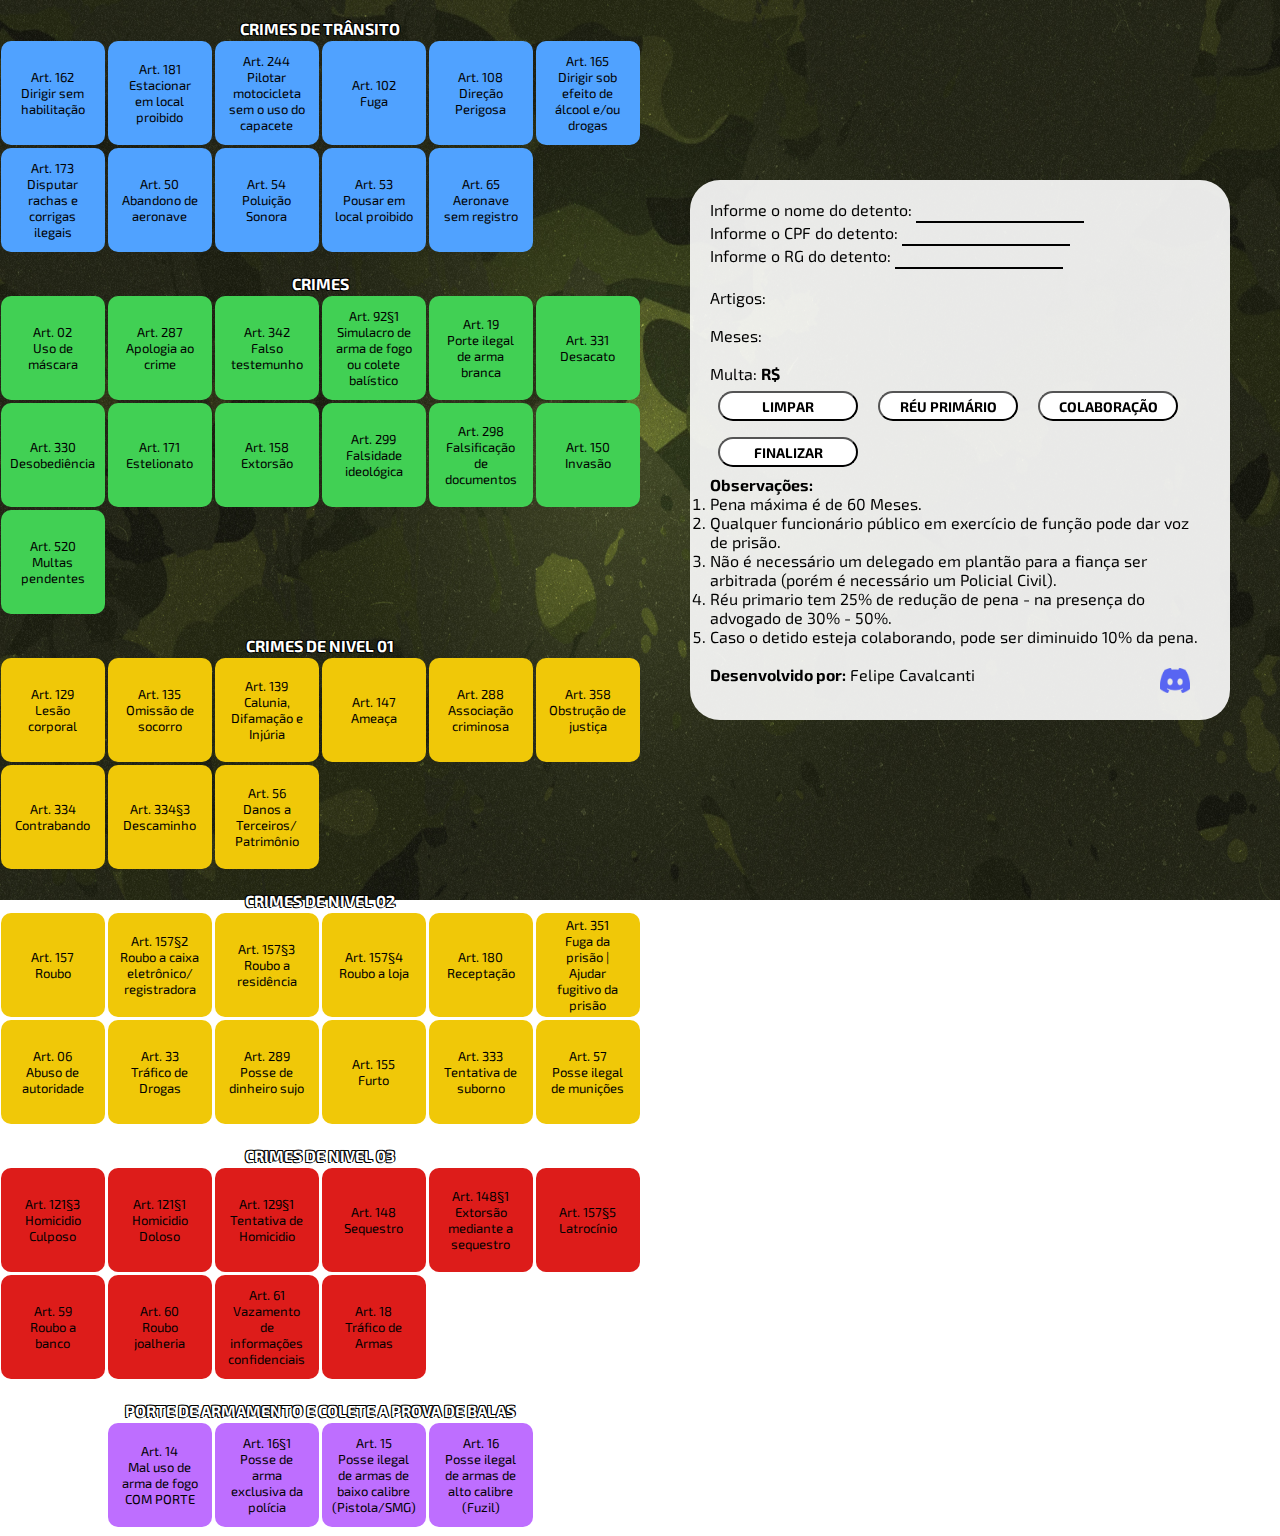
<file: index.html>
<html xmlns="http://www.w3.org/1999/xhtml" lang="en">

<head>
	<meta http-equiv="Content-Type" content="text/html; charset=utf-8" />
	<meta name="description" content="HTTrack is an easy-to-use website mirror utility. It allows you to download a World Wide website from the Internet to a local directory,building recursively all structures, getting html, images, and other files from the server to your computer. Links are rebuiltrelatively so that you can freely browse to the local site (works with any browser). You can mirror several sites together so that you can jump from one toanother. You can, also, update an existing mirror site, or resume an interrupted download. The robot is fully configurable, with an integrated help" />
	<meta name="keywords" content="httrack, HTTRACK, HTTrack, winhttrack, WINHTTRACK, WinHTTrack, offline browser, web mirror utility, aspirateur web, surf offline, web capture, www mirror utility, browse offline, local  site builder, website mirroring, aspirateur www, internet grabber, capture de site web, internet tool, hors connexion, unix, dos, windows 95, windows 98, solaris, ibm580, AIX 4.0, HTS, HTGet, web aspirator, web aspirateur, libre, GPL, GNU, free software" />
	<title>Local index - HTTrack Website Copier</title>
  <!-- Mirror and index made by HTTrack Website Copier/3.49-2 [XR&CO'2014] -->
	<style type="text/css">
	<!--

body {
	margin: 0;  padding: 0;  margin-bottom: 15px;  margin-top: 8px;
	background: #77b;
}
body, td {
	font: 14px "Trebuchet MS", Verdana, Arial, Helvetica, sans-serif;
	}

#subTitle {
	background: #000;  color: #fff;  padding: 4px;  font-weight: bold; 
	}

#siteNavigation a, #siteNavigation .current {
	font-weight: bold;  color: #448;
	}
#siteNavigation a:link    { text-decoration: none; }
#siteNavigation a:visited { text-decoration: none; }

#siteNavigation .current { background-color: #ccd; }

#siteNavigation a:hover   { text-decoration: none;  background-color: #fff;  color: #000; }
#siteNavigation a:active  { text-decoration: none;  background-color: #ccc; }


a:link    { text-decoration: underline;  color: #00f; }
a:visited { text-decoration: underline;  color: #000; }
a:hover   { text-decoration: underline;  color: #c00; }
a:active  { text-decoration: underline; }

#pageContent {
	clear: both;
	border-bottom: 6px solid #000;
	padding: 10px;  padding-top: 20px;
	line-height: 1.65em;
	background-image: url(backblue.gif);
	background-repeat: no-repeat;
	background-position: top right;
	}

#pageContent, #siteNavigation {
	background-color: #ccd;
	}


.imgLeft  { float: left;   margin-right: 10px;  margin-bottom: 10px; }
.imgRight { float: right;  margin-left: 10px;   margin-bottom: 10px; }

hr { height: 1px;  color: #000;  background-color: #000;  margin-bottom: 15px; }

h1 { margin: 0;  font-weight: bold;  font-size: 2em; }
h2 { margin: 0;  font-weight: bold;  font-size: 1.6em; }
h3 { margin: 0;  font-weight: bold;  font-size: 1.3em; }
h4 { margin: 0;  font-weight: bold;  font-size: 1.18em; }

.blak { background-color: #000; }
.hide { display: none; }
.tableWidth { min-width: 400px; }

.tblRegular       { border-collapse: collapse; }
.tblRegular td    { padding: 6px;  background-image: url(fade.gif);  border: 2px solid #99c; }
.tblHeaderColor, .tblHeaderColor td { background: #99c; }
.tblNoBorder td   { border: 0; }


// -->
</style>

</head>

<table width="76%" border="0" align="center" cellspacing="0" cellpadding="3" class="tableWidth">
	<tr>
	<td id="subTitle">HTTrack Website Copier - Open Source offline browser</td>
	</tr>
</table>
<table width="76%" border="0" align="center" cellspacing="0" cellpadding="0" class="tableWidth">
<tr class="blak">
<td>
	<table width="100%" border="0" align="center" cellspacing="1" cellpadding="0">
	<tr>
	<td colspan="6"> 
		<table width="100%" border="0" align="center" cellspacing="0" cellpadding="10">
		<tr> 
		<td id="pageContent"> 
<!-- ==================== End prologue ==================== -->

	<meta name="generator" content="HTTrack Website Copier/3.x">
	<TITLE>Local index - HTTrack</TITLE>
</HEAD>
<BODY>
<H1 ALIGN=Center>Index of locally available sites:</H1>
	<TABLE BORDER="0" WIDTH="100%" CELLSPACING="1" CELLPADDING="0">
		<TR>
			<TD BACKGROUND="fade.gif">
				&middot;
					<A HREF="ComuRJ.github.io/penal/index.html">
						Penal 
					</A>		
			</TD>
		</TR>
	</TABLE>
	<BR>
	<BR>
	<BR>
  	<H6 ALIGN="RIGHT">
	<I>Mirror and index made by HTTrack Website Copier [XR&amp;CO'2008]</I>
	</H6>
	<!-- Mirror and index made by HTTrack Website Copier/3.49-2 [XR&CO'2014] -->
	<!-- Thanks for using HTTrack Website Copier! -->
	<meta HTTP-EQUIV="Refresh" CONTENT="0; URL=f3lipao.github.io/penalABCD/index.html">


<!-- ==================== Start epilogue ==================== -->
		</td>
		</tr>
		</table>
	</td>
	</tr>
	</table>
</td>
</tr>
</table>

<table width="76%" border="0" align="center" valign="bottom" cellspacing="0" cellpadding="0">
	<tr>
	<td id="footer"><small>&copy; 2008 Xavier Roche & other contributors - Web Design: Leto Kauler.</small></td>
	</tr>
</table>

</body>

</html>
</file>
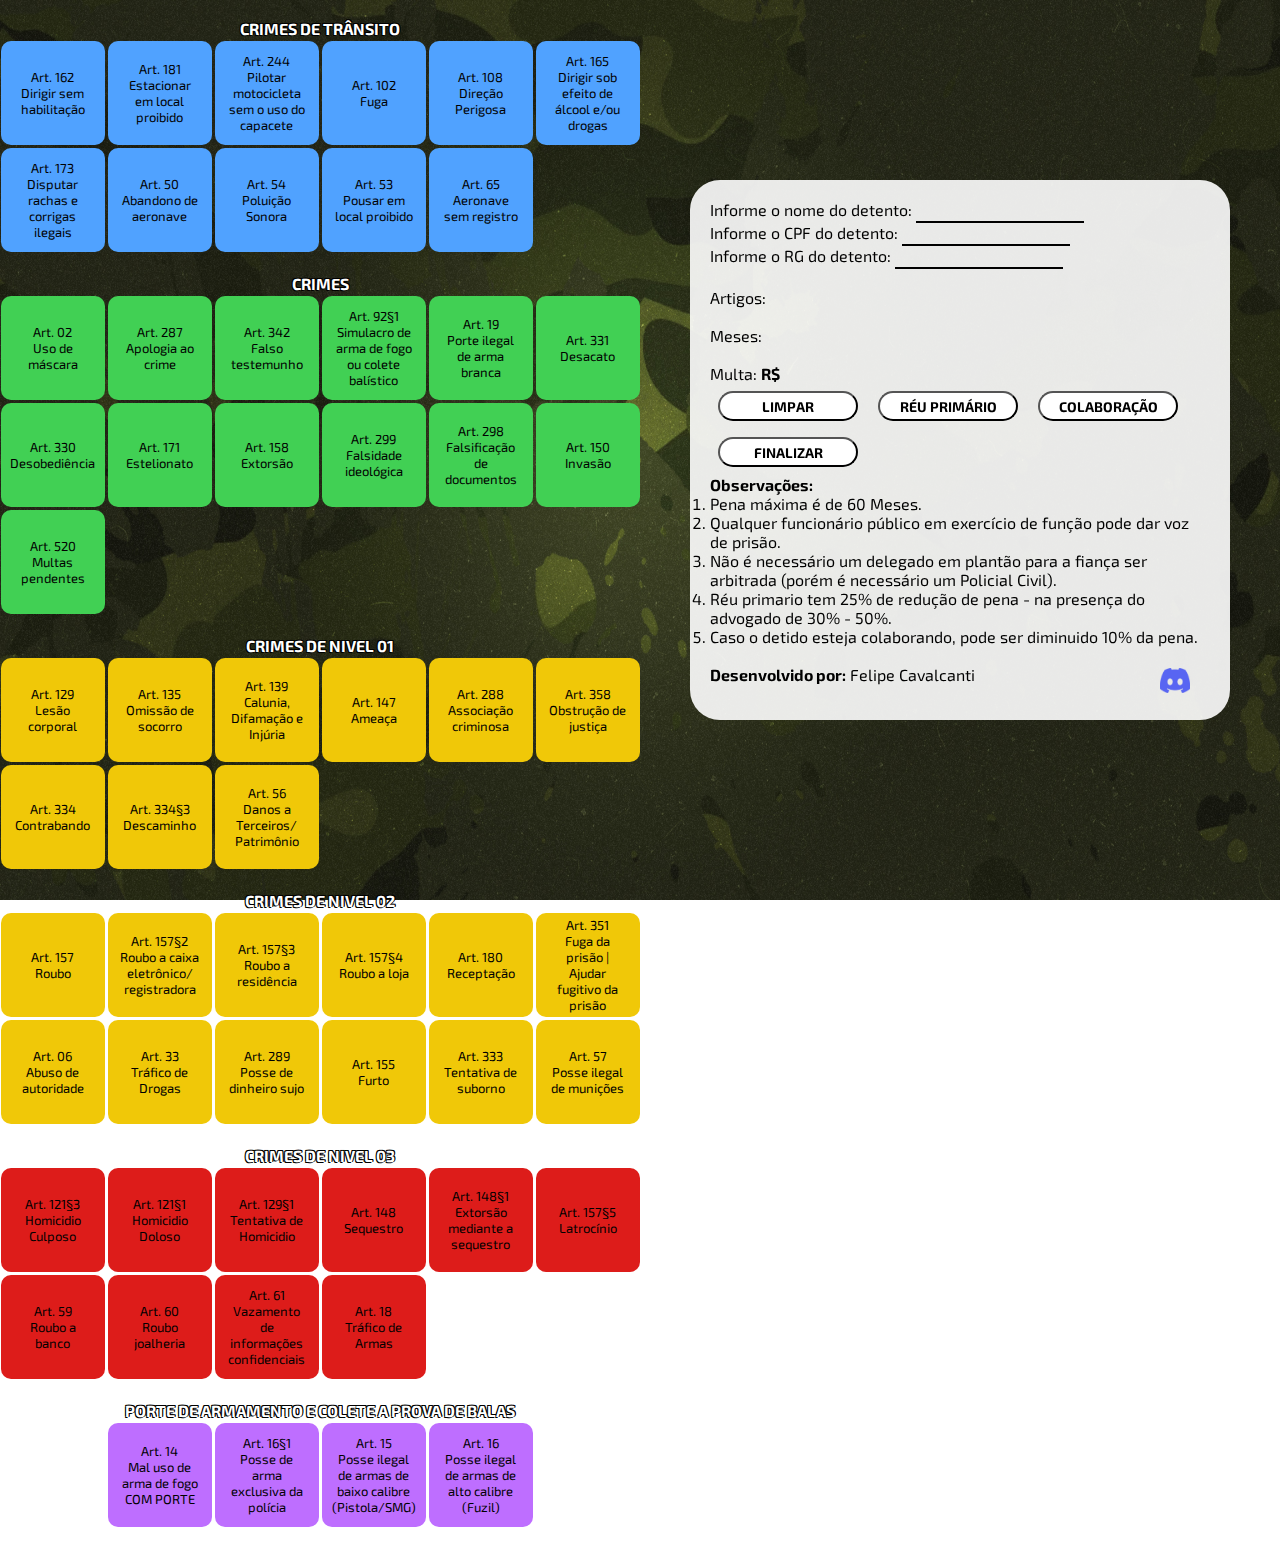
<file: f3lipao.github.io/penalABCD/index.html>
<!DOCTYPE html>
<html lang="pt-br">

<!-- Mirrored from f3lipao.github.io/penalABCD/index.html by HTTrack Website Copier/3.x [XR&CO'2014], Tue, 11 Apr 2023 04:57:17 GMT -->
<!-- Added by HTTrack --><meta http-equiv="content-type" content="text/html;charset=utf-8" /><!-- /Added by HTTrack -->
<head>
    <meta charset="UTF-8">
    <meta http-equiv="X-UA-Compatible" content="IE=edge">
    <meta name="viewport" content="widtd=device-widtd, initial-scale=1.0">
    <title>Penal ABCD</title>
    <link rel="stylesheet" href="css/style.css">
    <!--  -->
    <script src="../../code.jquery.com/jquery-3.6.3.min.js"></script>
    <!--  -->
    <script src="js/index.js"></script>
</head>
<body>

    <!-- <div class="finalizado">
        <button class="voltarFinalizado">Voltar</button>
        <button class="copiarFinalizado">Copiar</button>
        <p id="name2">Nome:</p>
        <p id="cpf2">CPF:</p>
        <p id="rg2">RG:</p>
        <p id="artigos2">Artigos:</p>
        <p id="pena">Pena:</p>
        <p id="multa2">Multa:</p>
    </div> -->

    <div class="container">
        <br>
        <div class="CrimesTransito">
            <p><strong>CRIMES DE TRÂNSITO</strong></p>
            <table cellspacing="3">
                <tr>
                    <td> <!-- TH ou TD (th Negrito) -->
                        <div class="transito" id="162">
                            <p>Art. 162</p>
                            <p>Dirigir sem habilitação</p>
                        </div>
                    </td>
                    <td>
                        <div class="transito" id="181">
                            <p>Art. 181</p>
                            <p>Estacionar em local proibido</p>
                        </div>
                    </td>
                    <td>
                        <div class="transito" id="244">
                            <p>Art. 244</p>
                            <p>Pilotar motocicleta sem o uso do capacete</p>
                        </div>
                    </td>
                    <td>
                        <div class="transito" id="102">
                            <p>Art. 102</p>
                            <p>Fuga</p>
                        </div>
                    </td>
                    <td>
                        <div class="transito" id="108">
                            <p>Art. 108</p>
                            <p>Direção Perigosa</p>
                        </div>
                    </td>
                    <td>
                        <div class="transito" id="165">
                            <p>Art. 165</p>
                            <p>Dirigir sob efeito de álcool e/ou drogas</p>
                        </div>
                    </td>
                </tr>
                <tr>
                    <td>
                        <div class="transito" id="173">
                            <p>Art. 173</p>
                            <p>Disputar rachas e corrigas ilegais</p>
                        </div>
                    </td>
                    <td>
                        <div class="transito" id="50">
                            <p>Art. 50</p>
                            <p>Abandono de aeronave</p>
                        </div>
                    </td>
                    <td>
                        <div class="transito" id="54">
                            <p>Art. 54</p>
                            <p>Poluição Sonora</p>
                        </div>
                    </td>
                    <td>
                        <div class="transito" id="53">
                            <p>Art. 53</p>
                            <p>Pousar em local proibido</p>
                        </div>
                    </td>
                    <td>
                        <div class="transito" id="65">
                            <p>Art. 65</p>
                            <p>Aeronave sem registro</p>
                        </div>
                    </td>
                </tr>
            </table>
        </div>

        <div class="Ccrime">
            <br>
            <p><strong>CRIMES</strong></p>
            <table cellspacing="3">
                <tr>
                    <td> <!-- TH ou TD (th Negrito) -->
                        <div class="crime" id="02">
                            <p>Art. 02</p>
                            <p>Uso de máscara</p>
                        </div>
                    </td>
                    <td>
                        <div class="crime" id="287">
                            <p>Art. 287</p>
                            <p>Apologia ao crime</p>
                        </div>
                    </td>
                    <td>
                        <div class="crime" id="342">
                            <p>Art. 342</p>
                            <p>Falso testemunho</p>
                        </div>
                    </td>
                    <td>
                        <div class="crime" id="92§1">
                            <p>Art. 92§1</p>
                            <p>Simulacro de arma de fogo ou colete balístico</p>
                        </div>
                    </td>
                    <td>
                        <div class="crime" id="19">
                            <p>Art. 19</p>
                            <p>Porte ilegal de arma branca</p>
                        </div>
                    </td>
                    <td>
                        <div class="crime" id="331">
                            <p>Art. 331</p>
                            <p>Desacato</p>
                        </div>
                    </td>
                </tr>
                <tr>
                    <td>
                        <div class="crime" id="330">
                            <p>Art. 330</p>
                            <p>Desobediência</p>
                        </div>
                    </td>
                    <td>
                        <div class="crime" id="171">
                            <p>Art. 171</p>
                            <p>Estelionato</p>
                        </div>
                    </td>
                    <td>
                        <div class="crime" id="158">
                            <p>Art. 158</p>
                            <p>Extorsão</p>
                        </div>
                    </td>
                    <td>
                        <div class="crime" id="299">
                            <p>Art. 299</p>
                            <p>Falsidade ideológica</p>
                        </div>
                    </td>
                    <td>
                        <div class="crime" id="298">
                            <p>Art. 298</p>
                            <p>Falsificação de documentos</p>
                        </div>
                    </td>
                    <td>
                        <div class="crime" id="150">
                            <p>Art. 150</p>
                            <p>Invasão</p>
                        </div>
                    </td>
                </tr>
                <tr>
                    <td>
                        <div class="crime" id="520">
                            <p>Art. 520</p>
                            <p>Multas pendentes</p>
                        </div>
                    </td>
                </tr>
            </table>
        </div>

        <div class="Ccrime01">
            <br>
            <p><p><strong>CRIMES DE NIVEL 01</strong></p></p>
            <table cellspacing="3">
                <tr>
                    <td> <!-- TH ou TD (th Negrito) -->
                        <div class="crime01" id="129">
                            <p>Art. 129</p>
                            <p>Lesão corporal</p>
                        </div>
                    </td>
                    <td>
                        <div class="crime01" id="135">
                            <p>Art. 135</p>
                            <p>Omissão de socorro</p>
                        </div>
                    </td>
                    <td>
                        <div class="crime01" id="139">
                            <p>Art. 139</p>
                            <p>Calunia, Difamação e Injúria</p>
                        </div>
                    </td>
                    <td>
                        <div class="crime01" id="147">
                            <p>Art. 147</p>
                            <p>Ameaça</p>
                        </div>
                    </td>
                    <td>
                        <div class="crime01" id="288">
                            <p>Art. 288</p>
                            <p>Associação criminosa</p>
                        </div>
                    </td>
                    <td>
                        <div class="crime01" id="358">
                            <p>Art. 358</p>
                            <p>Obstrução de justiça</p>
                        </div>
                    </td>
                </tr>
                <tr>
                    <td>
                        <div class="crime01" id="334">
                            <p>Art. 334</p>
                            <p>Contrabando</p>
                        </div>
                    </td>
                    <td>
                        <div class="crime01" id="334§3">
                            <p>Art. 334§3</p>
                            <p>Descaminho</p>
                        </div>
                    </td>
                    <td>
                        <div class="crime01" id="56">
                            <p>Art. 56</p>
                            <p>Danos a Terceiros/
                                Patrimônio</p>
                        </div>
                    </td>
            </table>
        </div>

        <div class="Ccrime02">
            <br>
            <p><strong>CRIMES DE NIVEL 02</strong></p>
            <table cellspacing="3">
                <tr>
                    <td> <!-- TH ou TD (th Negrito) -->
                        <div class="crime02" id="157">
                            <p>Art. 157</p>
                            <p>Roubo</p>
                        </div>
                    </td>
                    <td>
                        <div class="crime02" id="157§2">
                            <p>Art. 157§2</p>
                            <p>Roubo a caixa eletrônico/
                                registradora</p>
                        </div>
                    </td>
                    <td>
                        <div class="crime02" id="157§3">
                            <p>Art. 157§3</p>
                            <p>Roubo a residência</p>
                        </div>
                    </td>
                    <td>
                        <div class="crime02" id="157§4">
                            <p>Art. 157§4</p>
                            <p>Roubo a loja</p>
                        </div>
                    </td>
                    <td>
                        <div class="crime02" id="180">
                            <p>Art. 180</p>
                            <p>Receptação</p>
                        </div>
                    </td>
                    <td>
                        <div class="crime02" id="351">
                            <p>Art. 351</p>
                            <p>Fuga da prisão | Ajudar fugitivo da prisão</p>
                        </div>
                    </td>
                </tr>
                <tr>
                    <td>
                        <div class="crime02" id="06">
                            <p>Art. 06</p>
                            <p>Abuso de autoridade</p>
                        </div>
                    </td>
                    <td>
                        <div class="crime02" id="33">
                            <p>Art. 33</p>
                            <p>Tráfico de Drogas</p>
                        </div>
                    </td>
                    <td>
                        <div class="crime02" id="289">
                            <p>Art. 289</p>
                            <p>Posse de dinheiro sujo</p>
                        </div>
                    </td>
                    <td>
                        <div class="crime02" id="155">
                            <p>Art. 155</p>
                            <p>Furto</p>
                        </div>
                    </td>
                    <td>
                        <div class="crime02" id="333">
                            <p>Art. 333</p>
                            <p>Tentativa de suborno</p>
                        </div>
                    </td>
                    <td>
                        <div class="crime02" id="57">
                            <p>Art. 57</p>
                            <p>Posse ilegal de munições</p>
                        </div>
                    </td>
            </table>
        </div>

        <div class="Ccrime03">
            <br>
            <p><strong>CRIMES DE NIVEL 03</strong></p>
            <table cellspacing="3">
                <tr>
                    <td> <!-- TH ou TD (th Negrito) -->
                        <div class="crime03" id="121§3">
                            <p>Art. 121§3</p>
                            <p>Homicidio Culposo</p>
                        </div>
                    </td>
                    <td>
                        <div class="crime03" id="121§1">
                            <p>Art. 121§1</p>
                            <p>Homicidio Doloso</p>
                        </div>
                    </td>
                    <td>
                        <div class="crime03" id="129§1">
                            <p>Art. 129§1</p>
                            <p>Tentativa de Homicidio</p>
                        </div>
                    </td>
                    <td>
                        <div class="crime03" id="148">
                            <p>Art. 148</p>
                            <p>Sequestro</p>
                        </div>
                    </td>
                    <td>
                        <div class="crime03" id="148§1">
                            <p>Art. 148§1</p>
                            <p>Extorsão mediante a sequestro</p>
                        </div>
                    </td>
                    <td>
                        <div class="crime03" id="157§5">
                            <p>Art. 157§5</p>
                            <p>Latrocínio</p>
                        </div>
                    </td>
                </tr>
                <tr>
                    <td>
                        <div class="crime03" id="59">
                            <p>Art. 59</p>
                            <p>Roubo a banco</p>
                        </div>
                    </td>
                    <td>
                        <div class="crime03" id="60">
                            <p>Art. 60</p>
                            <p>Roubo joalheria</p>
                        </div>
                    </td>
                    <td>
                        <div class="crime03" id="61">
                            <p>Art. 61</p>
                            <p>Vazamento de informações confidenciais</p>
                        </div>
                    </td>
                    <td>
                        <div class="crime03" id="18">
                            <p>Art. 18</p>
                            <p>Tráfico de Armas</p>
                        </div>
                    </td>
            </table>
        </div>

        <div class="Carmamento">
            <br>
            <p><strong>PORTE DE ARMAMENTO E COLETE A PROVA DE BALAS</strong></p>
            <table cellspacing="3">
                <tr>
                    <td> <!-- TH ou TD (th Negrito) -->
                        <div class="crimeArmamento" id="14">
                            <p>Art. 14</p>
                            <p>Mal uso de arma de fogo COM PORTE</p>
                        </div>
                    </td>
                    <td>
                        <div class="crimeArmamento" id="16§1">
                            <p>Art. 16§1</p>
                            <p>Posse de arma exclusiva da polícia</p>
                        </div>
                    </td>
                    <td>
                        <div class="crimeArmamento" id="15">
                            <p>Art. 15</p>
                            <p>Posse ilegal de armas de baixo calibre (Pistola/SMG)</p>
                        </div>
                    </td>
                    <td>
                        <div class="crimeArmamento" id="16">
                            <p>Art. 16</p>
                            <p>Posse ilegal de armas de alto calibre (Fuzil)</p>
                        </div>
                    </td>
            </table>
        </div>

        <br>
    </div>
    <div class="container2">

        <label>Informe o nome do detento: </label><input type="text" name="name" id="name" autocomplete="off"><br>
        <label>Informe o CPF do detento: </label><input type="number" name="cpf" id="cpf" autocomplete="off"><br>
        <label>Informe o RG do detento: </label><input type="text" name="rg" id="rg" autocomplete="off"><br>
        <br>
        <div class="divArtigos">
            <p>Artigos: <b id="TotalArtigos"></b></p>
        </div>
        <br>
        <div class="meses">
            <p>Meses: <b id="meses"></b></p>
        </div>
        <br>
        <div class="multa">
            <p>Multa: <b>R$ <b id="multa"></b></b></p>
        </div>
        <!-- <br>
        <div class="fianca">
            <p>Fiança: <b>R$ <b id="fianca"></b></b></p>
        </div> -->
        <button onclick="clean()" class="clean"><strong>LIMPAR</strong></button>
        <button onclick="primario()" class="primary"><strong>RÉU PRIMÁRIO</strong></button>
        <button onclick="colaborate()" class="colaborate"><strong>COLABORAÇÃO</strong></button>
        <br>

        <button onclick="finalizar()" class="end"><strong>FINALIZAR</strong></button>

        <br>
        <div id="obs">
            <strong>Observações:</strong>
            <ol>
                <li>Pena máxima é de 60 Meses.</li>
                <li>Qualquer funcionário público em exercício de função pode dar voz de prisão.</li>
                <li>Não é necessário um delegado em plantão para a fiança ser arbitrada (porém é necessário um Policial Civil).</li>
                <li>Réu primario tem 25% de redução de pena - na presença do advogado de 30% - 50%.</li>
                <li>Caso o detido esteja colaborando, pode ser diminuido 10% da pena.</li>
            </ol>
            <br>
            <p><strong>Desenvolvido por:</strong> Felipe Cavalcanti</p>
            <a href="https://discord.gg/pkM6EBP5kH" target="_blank"><img src="src/discordIcon.png" alt="" class="discordIcon"></a>
        </div>
    </div>
    <!-- <footer>
        <p><strong>Desenvolvido por:</strong> Felipe Cavalcanti</p>
    </footer> -->
</body>

<!-- Mirrored from f3lipao.github.io/penalABCD/index.html by HTTrack Website Copier/3.x [XR&CO'2014], Tue, 11 Apr 2023 04:57:18 GMT -->
</html>
</file>
<file: f3lipao.github.io/penalABCD/css/style.css>
@import url('https://fonts.googleapis.com/css2?family=Exo+2:wght@600&amp;display=swap%27');
@import url('https://fonts.googleapis.com/css2?family=Exo+2:wght@900&amp;display=swap%27');

*{
    margin: 0;
    padding: 0;
    font-family: 'Exo 2', sans-serif;
}

body, html{
    background: url('../src/background3.jpg');
    background-repeat: no-repeat;
    background-size: 100% 100%;
    background-attachment: fixed;
    height: 100%;
}

body::-webkit-scrollbar {
    width: 5px;               /* width of the entire scrollbar */
}
  
body::-webkit-scrollbar-track {
    background: #fff;        /* color of the tracking area */
}
  
body::-webkit-scrollbar-thumb {
    background-color: #fff;    /* color of the scroll thumb */
    border-radius: 20px;       /* roundness of the scroll thumb */
    border: 3px solid #000;  /* creates padding around scroll thumb */
}

input{
    border: 0;
    border-bottom: 2px solid #000;
    padding: 2px;
    background: transparent;
}

textarea:focus, input:focus {
    box-shadow: 0 0 0 0;
    outline: 0;
}

button{
    background: #fff;
    font-size: 14px;
    width: 140px;
    height: 30px;
    padding: 5px;
    border-radius: 15px;
    transition: all 0.2s;
    margin: 8px;
}

.clean:hover{
    /* width: 145px;
    height: 35px; */
    background: #b3131b;
}

.primary:hover{
    /* width: 145px;
    height: 35px; */
    background: #2968c8;
}

.colaborate:hover{
    /* width: 145px;
    height: 35px; */
    background: #2968c8;
}

.end:hover, .copiarFinalizado:hover{
    /* width: 145px;
    height: 35px; */
    background: #00a650;
}

.container{
    width: 50%;
    text-align: center;
    display: flex;
    justify-content: center;
    align-items: center;
    flex-direction: column;
}

.container strong{
    color: white;
    /* text-shadow: 1px 1px 5px #000; */
    text-shadow: 
               -1px -1px 0px #000, 
               -1px 1px 0px #000,                    
                1px -1px 0px #000,                  
                1px 0px 0px #000;
}

.container2{
    position: fixed;
    transform: translate(-50%, -50%);
    top: 50%;
    left: 75%;
    background: rgba(255, 255, 255, 0.9);
    padding: 20px;
    border-radius: 30px;
    width: 500px;
    height: 500px;
}

.discordIcon{
    position: absolute;
    left: 87%;
    bottom: 5%;
    width: 30px;
    height: 25px;
}

.transito, .crime, .crime01, .crime02, .crime03, .crimeArmamento{
    background: rgba(80, 162, 255, 1);
    padding: 12px;
    width: 80px;
    height: 80px;
    /* border-radius: 20px; */
    display: flex;
    justify-content: center;
    align-items: center;
    flex-direction: column;
    text-align: center;
    font-size: 13px;
    cursor: pointer;
    transition: all 0.5s;
    border-radius: 10px;
}

.crime{
    background: #41d054;
}

.crime01, .crime02{
    background: #f0c808;
    
}

.crime03{
    background: #dd1c1a;
}

.crimeArmamento{
    background: rgba(190, 110, 255, 1);
}

.finalizado{
    position: fixed;
    top: 50%;
    left: 50%;
    transform: translate(-50%, -50%);
    background: rgba(0, 0, 0, 0.9);
    color: white;
    width: 100%;
    height: 100vh;
    display: flex;
    justify-content: center;
    align-items: center;
    flex-direction: column;
}

.voltarFinalizado, .copiarFinalizado{
    position: absolute;
    top: 20%;
    left: 20%;
    transform: translate(-50%, -50%);
}

.copiarFinalizado{
    top: 60%;
    left: 50%;
}

button{
    cursor: pointer;
}

/* footer{
    position: absolute;
    top: 5%;
    left: 70%;
    transform: translate(-50%, -50%);
} */

.transito:hover{
    background: rgba(158, 211, 255, 0.8);
}

.crime:hover{
    background: rgba(190, 255, 207, 0.8);
}

.crime01:hover, .crime02:hover{
    background: rgba(255, 254, 173, 0.8);
}

.crime03:hover{
    background: rgba(255, 75, 75, 0.8);
}

.crimeArmamento:hover{
    background: rgba(190, 110, 255, 0.8);
}
</file>
